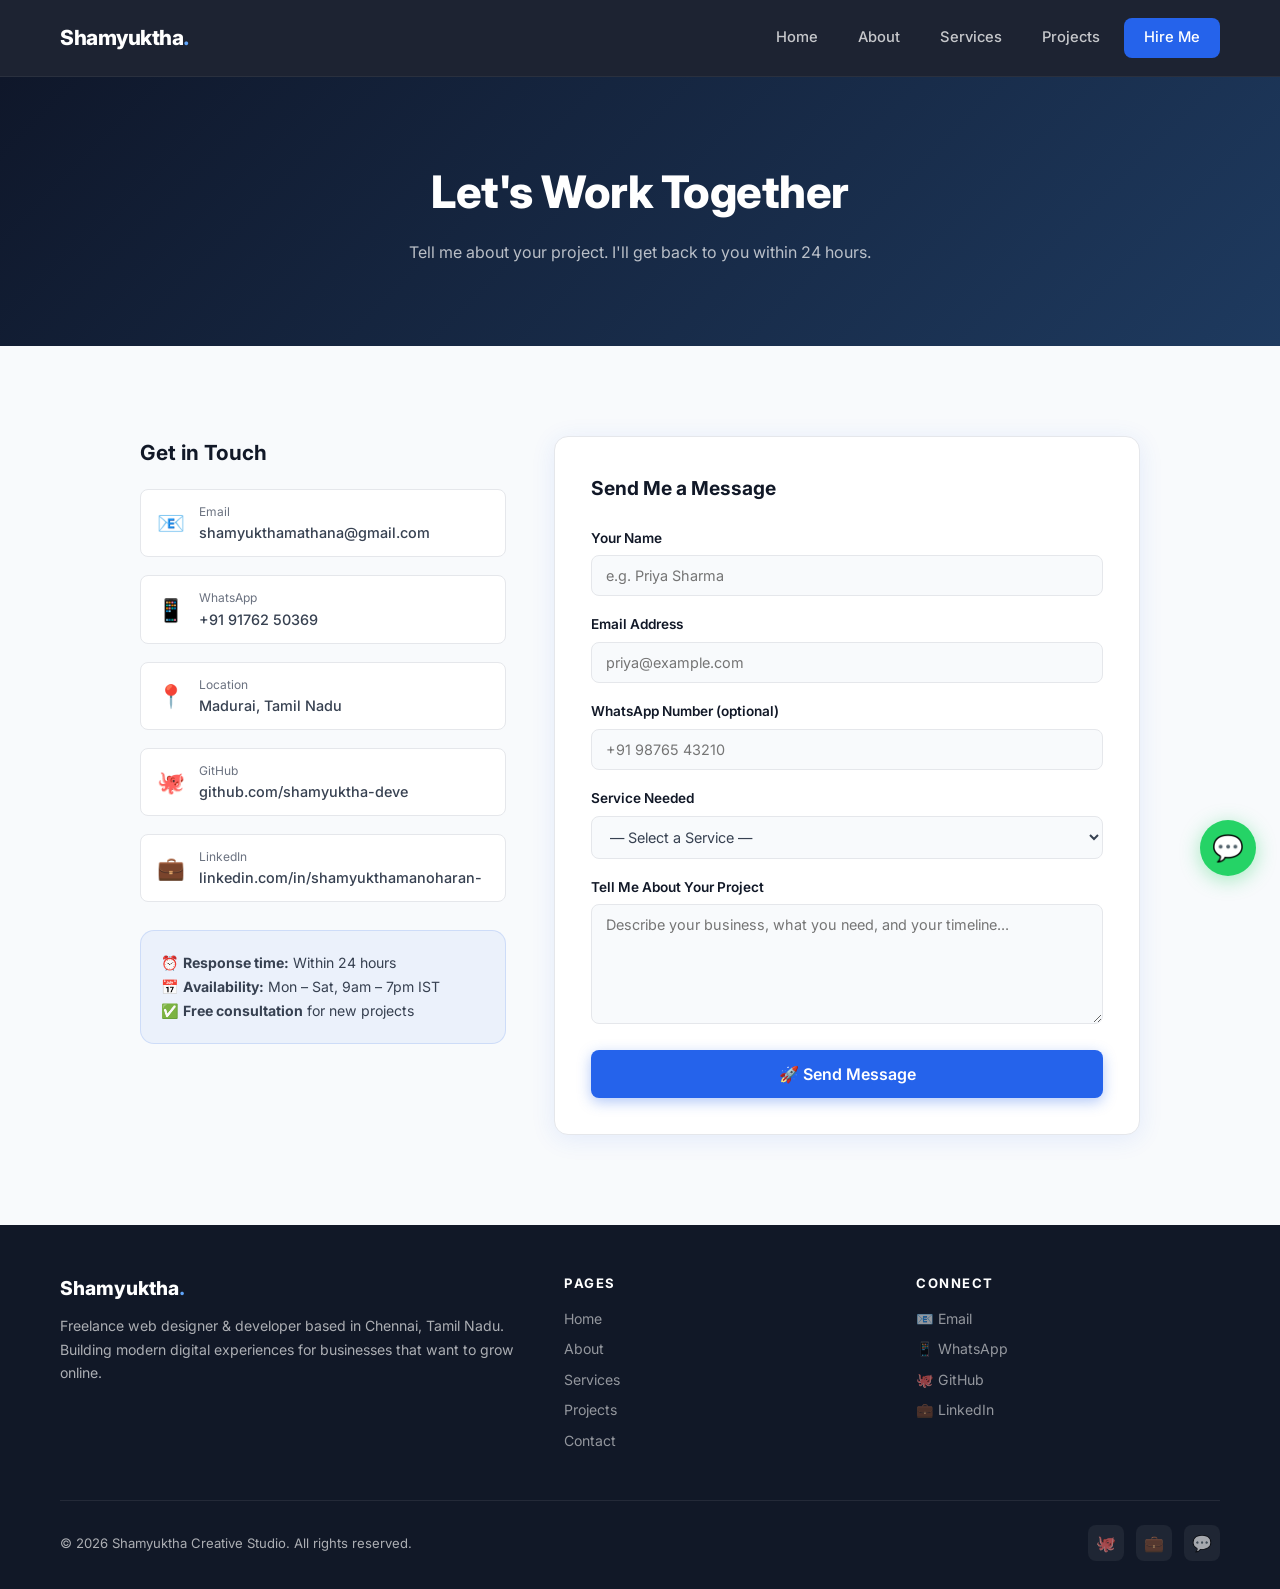
<file: contact.html>
<!DOCTYPE html>
<html lang="en">

<head>
  <meta charset="UTF-8">
  <meta name="viewport" content="width=device-width, initial-scale=1.0">
  <title>Contact — Shamyuktha Studio</title>
  <meta name="description"
    content="Get in touch with Shamyuktha for website design, poster design, or video editing services. Based in Chennai, Tamil Nadu.">
  <link rel="stylesheet" href="style.css">
</head>

<body>

  <nav>
    <a href="index.html" class="nav-logo">Shamyuktha<span>.</span></a>
    <div class="nav-links" id="navLinks">
      <a href="index.html">Home</a>
      <a href="about.html">About</a>
      <a href="services.html">Services</a>
      <a href="projects.html">Projects</a>
      <a href="contact.html" class="nav-cta active">Hire Me</a>
    </div>
    <div class="nav-hamburger" onclick="toggleNav()">
      <span></span><span></span><span></span>
    </div>
  </nav>

  <div class="page-hero">
    <h1>Let's Work Together</h1>
    <p>Tell me about your project. I'll get back to you within 24 hours.</p>
  </div>

  <section class="section">
    <div class="contact-grid">

      <!-- INFO SIDEBAR -->
      <div class="fade-in">
        <div class="contact-info">
          <h3>Get in Touch</h3>

          <a href="mailto:shamyukthamathana@gmail.com" class="contact-item" id="emailLink">
            <span class="ci-icon">📧</span>
            <div>
              <div class="ci-label">Email</div>
              <div class="ci-text">shamyukthamathana@gmail.com</div>
            </div>
          </a>

          <a href="https://wa.me/919176250369?text=Hi%20I%20need%20a%20website" target="_blank" class="contact-item"
            id="whatsappLink">
            <span class="ci-icon">📱</span>
            <div>
              <div class="ci-label">WhatsApp</div>
              <div class="ci-text">+91 91762 50369</div>
            </div>
          </a>

          <div class="contact-item" style="cursor:default;">
            <span class="ci-icon">📍</span>
            <div>
              <div class="ci-label">Location</div>
              <div class="ci-text">Madurai, Tamil Nadu</div>
            </div>
          </div>

          <a href="https://github.com/shamyuktha-deve" target="_blank" class="contact-item" id="githubLink">
            <span class="ci-icon">🐙</span>
            <div>
              <div class="ci-label">GitHub</div>
              <div class="ci-text">github.com/shamyuktha-deve</div>
            </div>
          </a>

          <a href="https://www.linkedin.com/in/shamyukthamanoharan-/" target="_blank" class="contact-item"
            id="linkedinLink">
            <span class="ci-icon">💼</span>
            <div>
              <div class="ci-label">LinkedIn</div>
              <div class="ci-text">linkedin.com/in/shamyukthamanoharan-</div>
            </div>
          </a>

          <div
            style="margin-top: 28px; padding: 20px; background: rgba(37,99,235,0.06); border-radius: var(--radius); border: 1px solid rgba(37,99,235,0.15);">
            <p style="font-size:0.88rem; color:var(--text); line-height:1.7;">
              ⏰ <strong>Response time:</strong> Within 24 hours<br>
              📅 <strong>Availability:</strong> Mon – Sat, 9am – 7pm IST<br>
              ✅ <strong>Free consultation</strong> for new projects
            </p>
          </div>
        </div>
      </div>

      <!-- CONTACT FORM -->
      <div class="contact-form fade-in">
        <h3>Send Me a Message</h3>
        <form action="https://formspree.io/f/mojorzlw" method="POST" id="contactForm">
          <div class="form-group">
            <label for="name">Your Name</label>
            <input type="text" id="name" name="name" placeholder="e.g. Priya Sharma" required>
          </div>
          <div class="form-group">
            <label for="email">Email Address</label>
            <input type="email" id="email" name="email" placeholder="priya@example.com" required>
          </div>
          <div class="form-group">
            <label for="phone">WhatsApp Number (optional)</label>
            <input type="tel" id="phone" name="phone" placeholder="+91 98765 43210">
          </div>
          <div class="form-group">
            <label for="service">Service Needed</label>
            <select id="service" name="service">
              <option value="">— Select a Service —</option>
              <option value="basic-website">Basic Website (₹1,999+)</option>
              <option value="business-website">Business Website (₹3,999+)</option>
              <option value="ecommerce">E-Commerce Website (₹7,999+)</option>
              <option value="poster">Poster Design (₹499+)</option>
              <option value="video">Video Editing (₹799+)</option>
              <option value="bundle">Content Bundle (₹1,999/mo)</option>
              <option value="other">Something Else</option>
            </select>
          </div>
          <div class="form-group">
            <label for="message">Tell Me About Your Project</label>
            <textarea id="message" name="message" rows="5"
              placeholder="Describe your business, what you need, and your timeline..." required></textarea>
          </div>
          <button type="submit" class="btn btn-primary" id="submitBtn"
            style="width:100%; justify-content:center; font-size:1rem; padding:14px;">
            🚀 Send Message
          </button>
        </form>
      </div>

    </div>
  </section>

  <footer>
    <div class="footer-grid">
      <div class="footer-brand">
        <h3>Shamyuktha<span>.</span></h3>
        <p>Freelance web designer & developer based in Chennai, Tamil Nadu. Building modern digital experiences for
          businesses that want to grow online.</p>
      </div>
      <div class="footer-col">
        <h4>Pages</h4>
        <a href="index.html">Home</a>
        <a href="about.html">About</a>
        <a href="services.html">Services</a>
        <a href="projects.html">Projects</a>
        <a href="contact.html">Contact</a>
      </div>
      <div class="footer-col">
        <h4>Connect</h4>
        <a href="mailto:shamyukthamathana@gmail.com">📧 Email</a>
        <a href="https://wa.me/919176250369" target="_blank">📱 WhatsApp</a>
        <a href="https://github.com/shamyuktha-deve" target="_blank">🐙 GitHub</a>
        <a href="https://www.linkedin.com/in/shamyukthamanoharan-/" target="_blank">💼 LinkedIn</a>
      </div>
    </div>
    <div class="footer-bottom">
      <span>© 2026 Shamyuktha Creative Studio. All rights reserved.</span>
      <div class="footer-social">
        <a href="https://github.com/shamyuktha-deve" target="_blank">🐙</a>
        <a href="https://www.linkedin.com/in/shamyukthamanoharan-/" target="_blank">💼</a>
        <a href="https://wa.me/919176250369" target="_blank">💬</a>
      </div>
    </div>
  </footer>

  <a class="whatsapp" href="https://wa.me/919176250369?text=Hi%20I%20need%20a%20website" target="_blank">💬</a>

  <script>
    function toggleNav() { document.getElementById('navLinks').classList.toggle('open'); }
    const observer = new IntersectionObserver((entries) => {
      entries.forEach((e, i) => { if (e.isIntersecting) { setTimeout(() => e.target.classList.add('visible'), i * 100); observer.unobserve(e.target); } });
    }, { threshold: 0.1 });
    document.querySelectorAll('.fade-in').forEach(el => observer.observe(el));
  </script>
</body>

</html>
</file>
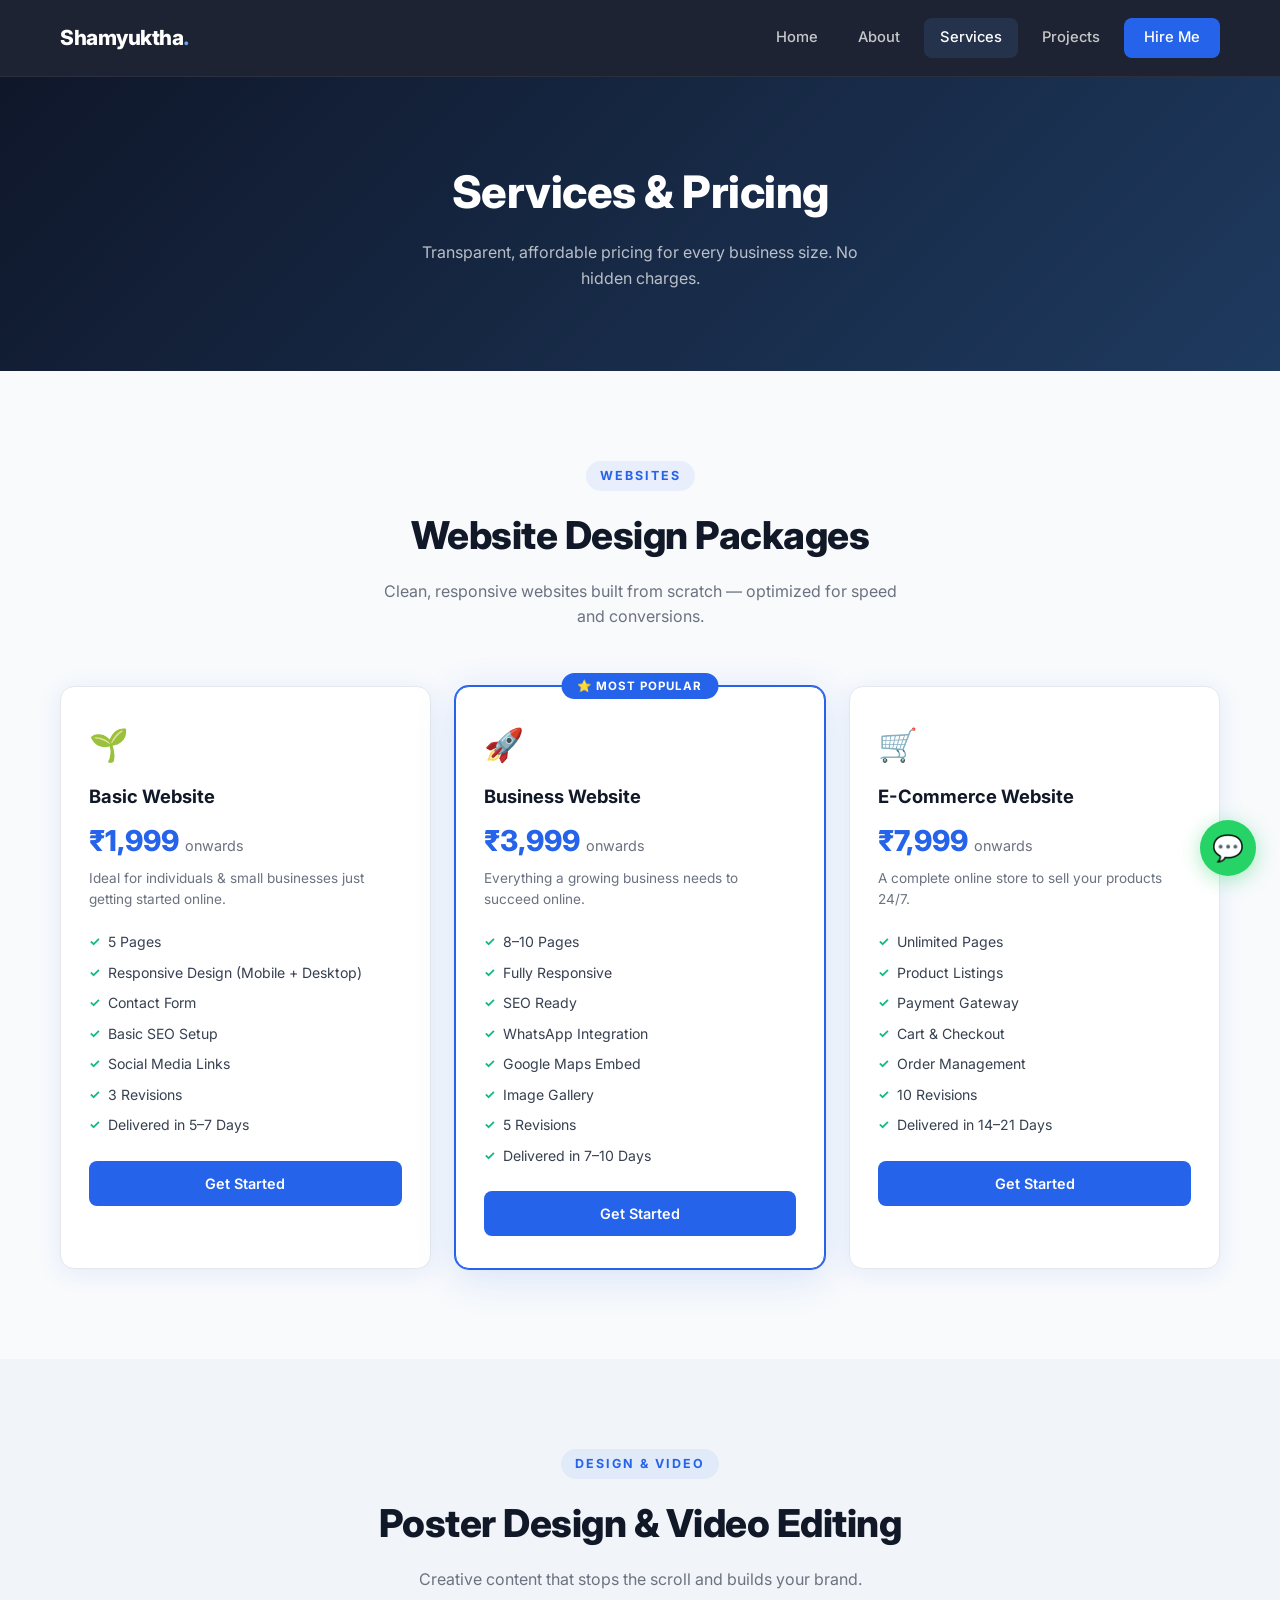
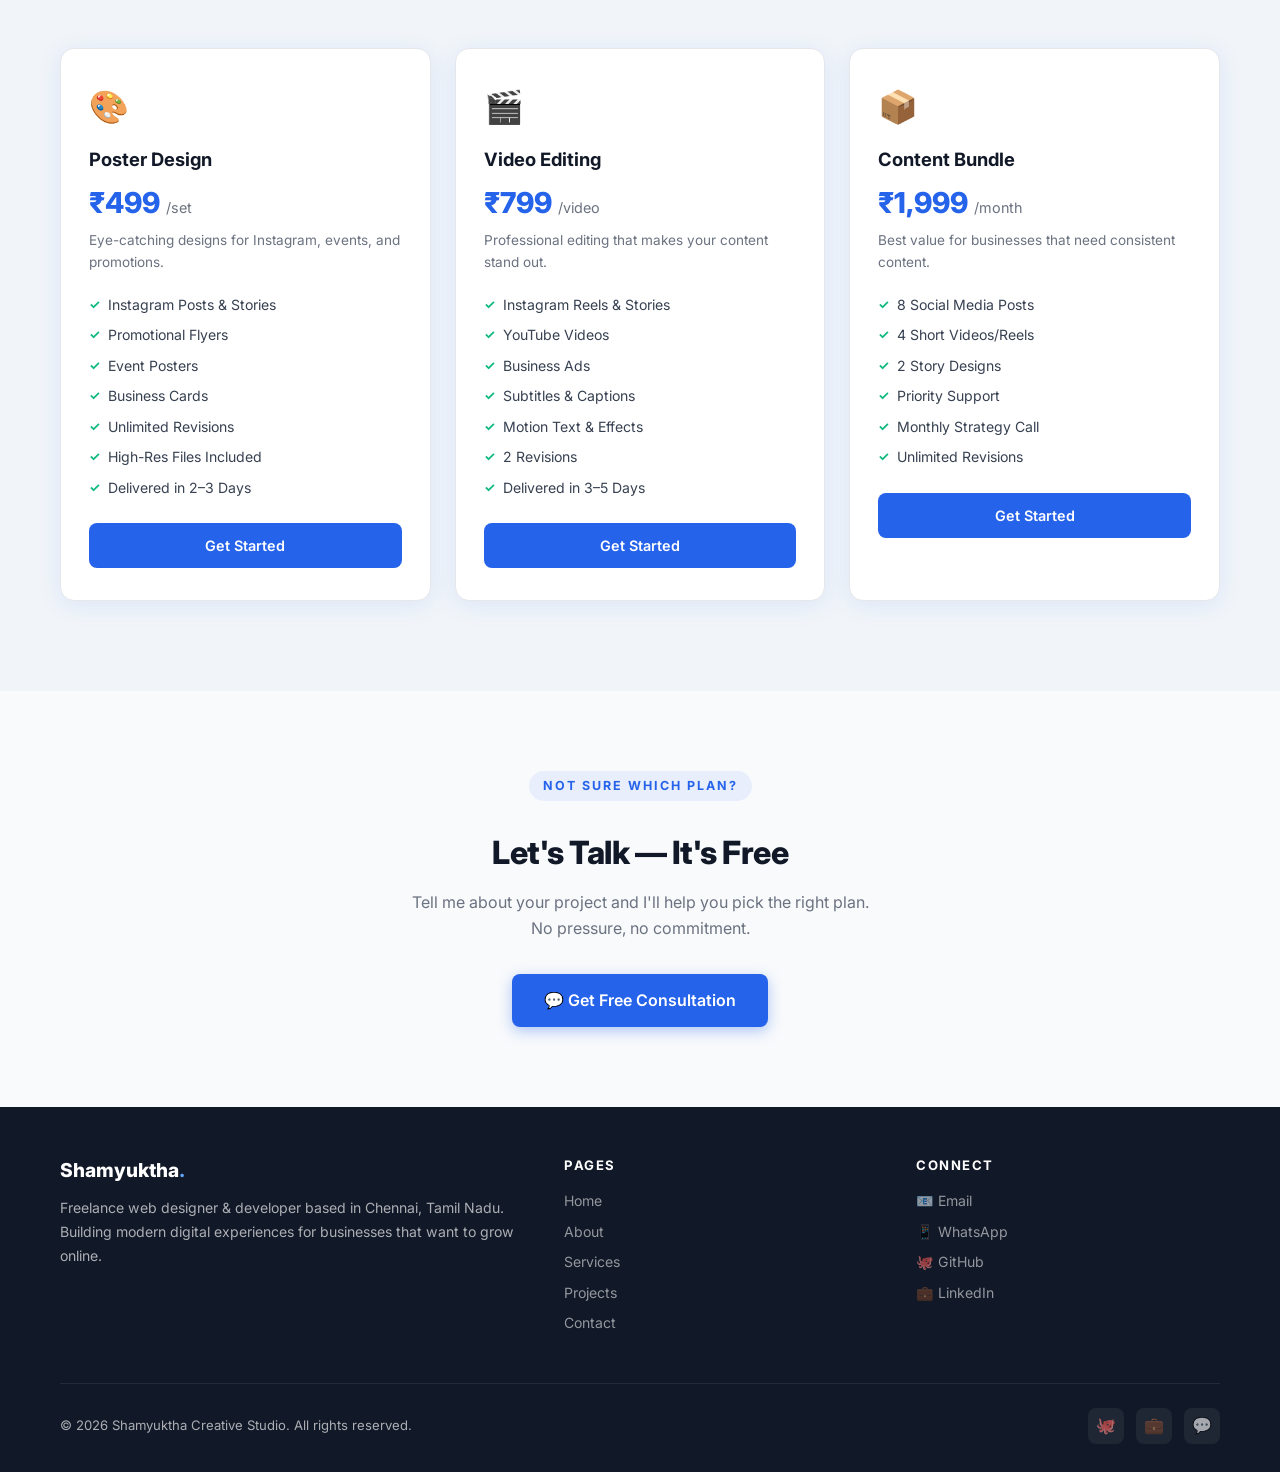
<file: services.html>
<!DOCTYPE html>
<html lang="en">
<head>
  <meta charset="UTF-8">
  <meta name="viewport" content="width=device-width, initial-scale=1.0">
  <title>Services & Pricing — Shamyuktha Studio</title>
  <meta name="description" content="Affordable website design, poster design, and video editing services starting from ₹999. Based in Chennai, Tamil Nadu.">
  <link rel="stylesheet" href="style.css">
</head>
<body>

<nav>
  <a href="index.html" class="nav-logo">Shamyuktha<span>.</span></a>
  <div class="nav-links" id="navLinks">
    <a href="index.html">Home</a>
    <a href="about.html">About</a>
    <a href="services.html" class="active">Services</a>
    <a href="projects.html">Projects</a>
    <a href="contact.html" class="nav-cta">Hire Me</a>
  </div>
  <div class="nav-hamburger" onclick="toggleNav()">
    <span></span><span></span><span></span>
  </div>
</nav>

<div class="page-hero">
  <h1>Services & Pricing</h1>
  <p>Transparent, affordable pricing for every business size. No hidden charges.</p>
</div>

<!-- WEBSITE PLANS -->
<section class="section">
  <div class="section-header fade-in">
    <div class="section-tag">Websites</div>
    <h2>Website Design Packages</h2>
    <p>Clean, responsive websites built from scratch — optimized for speed and conversions.</p>
  </div>

  <div class="pricing-grid">
    <div class="pricing-card fade-in">
      <div class="pricing-icon">🌱</div>
      <h3>Basic Website</h3>
      <div class="pricing-price">₹1,999 <span>onwards</span></div>
      <p class="pricing-desc">Ideal for individuals & small businesses just getting started online.</p>
      <ul class="pricing-features">
        <li>5 Pages</li>
        <li>Responsive Design (Mobile + Desktop)</li>
        <li>Contact Form</li>
        <li>Basic SEO Setup</li>
        <li>Social Media Links</li>
        <li>3 Revisions</li>
        <li>Delivered in 5–7 Days</li>
      </ul>
      <a href="contact.html?plan=basic" class="pricing-cta" id="basicPlan">Get Started</a>
    </div>

    <div class="pricing-card featured fade-in">
      <div class="badge-popular">⭐ Most Popular</div>
      <div class="pricing-icon">🚀</div>
      <h3>Business Website</h3>
      <div class="pricing-price">₹3,999 <span>onwards</span></div>
      <p class="pricing-desc">Everything a growing business needs to succeed online.</p>
      <ul class="pricing-features">
        <li>8–10 Pages</li>
        <li>Fully Responsive</li>
        <li>SEO Ready</li>
        <li>WhatsApp Integration</li>
        <li>Google Maps Embed</li>
        <li>Image Gallery</li>
        <li>5 Revisions</li>
        <li>Delivered in 7–10 Days</li>
      </ul>
      <a href="contact.html?plan=business" class="pricing-cta" id="businessPlan">Get Started</a>
    </div>

    <div class="pricing-card fade-in">
      <div class="pricing-icon">🛒</div>
      <h3>E-Commerce Website</h3>
      <div class="pricing-price">₹7,999 <span>onwards</span></div>
      <p class="pricing-desc">A complete online store to sell your products 24/7.</p>
      <ul class="pricing-features">
        <li>Unlimited Pages</li>
        <li>Product Listings</li>
        <li>Payment Gateway</li>
        <li>Cart & Checkout</li>
        <li>Order Management</li>
        <li>10 Revisions</li>
        <li>Delivered in 14–21 Days</li>
      </ul>
      <a href="contact.html?plan=ecommerce" class="pricing-cta" id="ecommercePlan">Get Started</a>
    </div>
  </div>
</section>

<!-- DESIGN & VIDEO -->
<section class="section section-alt">
  <div class="section-header fade-in">
    <div class="section-tag">Design & Video</div>
    <h2>Poster Design & Video Editing</h2>
    <p>Creative content that stops the scroll and builds your brand.</p>
  </div>

  <div class="pricing-grid">
    <div class="pricing-card fade-in">
      <div class="pricing-icon">🎨</div>
      <h3>Poster Design</h3>
      <div class="pricing-price">₹499 <span>/set</span></div>
      <p class="pricing-desc">Eye-catching designs for Instagram, events, and promotions.</p>
      <ul class="pricing-features">
        <li>Instagram Posts &amp; Stories</li>
        <li>Promotional Flyers</li>
        <li>Event Posters</li>
        <li>Business Cards</li>
        <li>Unlimited Revisions</li>
        <li>High-Res Files Included</li>
        <li>Delivered in 2–3 Days</li>
      </ul>
      <a href="contact.html?plan=poster" class="pricing-cta" id="posterPlan">Get Started</a>
    </div>

    <div class="pricing-card fade-in">
      <div class="pricing-icon">🎬</div>
      <h3>Video Editing</h3>
      <div class="pricing-price">₹799 <span>/video</span></div>
      <p class="pricing-desc">Professional editing that makes your content stand out.</p>
      <ul class="pricing-features">
        <li>Instagram Reels &amp; Stories</li>
        <li>YouTube Videos</li>
        <li>Business Ads</li>
        <li>Subtitles &amp; Captions</li>
        <li>Motion Text &amp; Effects</li>
        <li>2 Revisions</li>
        <li>Delivered in 3–5 Days</li>
      </ul>
      <a href="contact.html?plan=video" class="pricing-cta" id="videoPlan">Get Started</a>
    </div>

    <div class="pricing-card fade-in">
      <div class="pricing-icon">📦</div>
      <h3>Content Bundle</h3>
      <div class="pricing-price">₹1,999 <span>/month</span></div>
      <p class="pricing-desc">Best value for businesses that need consistent content.</p>
      <ul class="pricing-features">
        <li>8 Social Media Posts</li>
        <li>4 Short Videos/Reels</li>
        <li>2 Story Designs</li>
        <li>Priority Support</li>
        <li>Monthly Strategy Call</li>
        <li>Unlimited Revisions</li>
      </ul>
      <a href="contact.html?plan=bundle" class="pricing-cta" id="bundlePlan">Get Started</a>
    </div>
  </div>
</section>

<!-- CTA BAND -->
<section class="section" style="text-align:center; padding: 80px 60px;">
  <div class="fade-in">
    <div class="section-tag">Not Sure Which Plan?</div>
    <h2 style="font-size:2rem; font-weight:800; color:var(--dark); margin:12px 0; letter-spacing:-0.5px;">Let's Talk — It's Free</h2>
    <p style="color:var(--text-light); max-width:480px; margin: 0 auto 32px;">Tell me about your project and I'll help you pick the right plan. No pressure, no commitment.</p>
    <a href="contact.html" class="btn btn-primary" id="serviceCtaBtn" style="font-size:1rem; padding:14px 32px;">💬 Get Free Consultation</a>
  </div>
</section>

<footer>
  <div class="footer-grid">
    <div class="footer-brand">
      <h3>Shamyuktha<span>.</span></h3>
      <p>Freelance web designer & developer based in Chennai, Tamil Nadu. Building modern digital experiences for businesses that want to grow online.</p>
    </div>
    <div class="footer-col">
      <h4>Pages</h4>
      <a href="index.html">Home</a>
      <a href="about.html">About</a>
      <a href="services.html">Services</a>
      <a href="projects.html">Projects</a>
      <a href="contact.html">Contact</a>
    </div>
    <div class="footer-col">
      <h4>Connect</h4>
      <a href="mailto:shamyukthamathana@gmail.com">📧 Email</a>
      <a href="https://wa.me/919176250369" target="_blank">📱 WhatsApp</a>
      <a href="https://github.com/shamyuktha-deve" target="_blank">🐙 GitHub</a>
      <a href="https://www.linkedin.com/in/shamyukthamanoharan-/" target="_blank">💼 LinkedIn</a>
    </div>
  </div>
  <div class="footer-bottom">
    <span>© 2026 Shamyuktha Creative Studio. All rights reserved.</span>
    <div class="footer-social">
      <a href="https://github.com/shamyuktha-deve" target="_blank">🐙</a>
      <a href="https://www.linkedin.com/in/shamyukthamanoharan-/" target="_blank">💼</a>
      <a href="https://wa.me/919176250369" target="_blank">💬</a>
    </div>
  </div>
</footer>

<a class="whatsapp" href="https://wa.me/919176250369?text=Hi%20I%20need%20a%20website" target="_blank">💬</a>

<script>
  function toggleNav() { document.getElementById('navLinks').classList.toggle('open'); }
  const observer = new IntersectionObserver((entries) => {
    entries.forEach((e, i) => { if (e.isIntersecting) { setTimeout(() => e.target.classList.add('visible'), i * 100); observer.unobserve(e.target); } });
  }, { threshold: 0.1 });
  document.querySelectorAll('.fade-in').forEach(el => observer.observe(el));
</script>
</body>
</html>
</file>
<file: style.css>
@import url('https://fonts.googleapis.com/css2?family=Inter:wght@300;400;500;600;700;800&display=swap');

:root {
  --primary: #2563EB;
  --primary-light: #3B82F6;
  --accent: #60A5FA;
  --dark: #111827;
  --dark2: #1F2937;
  --text: #374151;
  --text-light: #6B7280;
  --bg: #F8FAFC;
  --white: #ffffff;
  --card-bg: #ffffff;
  --border: #E5E7EB;
  --success: #10B981;
  --shadow: 0 4px 24px rgba(37,99,235,0.10);
  --shadow-lg: 0 8px 40px rgba(37,99,235,0.16);
  --radius: 14px;
  --radius-sm: 8px;
  --transition: 0.3s ease;
}

* { margin: 0; padding: 0; box-sizing: border-box; }

html { scroll-behavior: smooth; }

body {
  font-family: 'Inter', sans-serif;
  background: var(--bg);
  color: var(--text);
  line-height: 1.6;
}

/* ── SCROLLBAR ── */
::-webkit-scrollbar { width: 6px; }
::-webkit-scrollbar-track { background: var(--bg); }
::-webkit-scrollbar-thumb { background: var(--primary); border-radius: 3px; }

/* ── NAV ── */
nav {
  background: rgba(17,24,39,0.95);
  backdrop-filter: blur(12px);
  padding: 18px 60px;
  display: flex;
  justify-content: space-between;
  align-items: center;
  position: sticky;
  top: 0;
  z-index: 1000;
  border-bottom: 1px solid rgba(255,255,255,0.06);
}

.nav-logo {
  font-size: 1.3rem;
  font-weight: 800;
  color: var(--white);
  text-decoration: none;
  letter-spacing: -0.5px;
}

.nav-logo span { color: var(--accent); }

.nav-links { display: flex; gap: 8px; align-items: center; }

.nav-links a {
  color: rgba(255,255,255,0.75);
  text-decoration: none;
  padding: 8px 16px;
  border-radius: var(--radius-sm);
  font-size: 0.92rem;
  font-weight: 500;
  transition: var(--transition);
}

.nav-links a:hover, .nav-links a.active {
  color: var(--white);
  background: rgba(96,165,250,0.12);
}

.nav-cta {
  background: var(--primary) !important;
  color: var(--white) !important;
  padding: 8px 20px !important;
}

.nav-cta:hover { background: var(--primary-light) !important; transform: translateY(-1px); }

.nav-hamburger { display: none; flex-direction: column; gap: 5px; cursor: pointer; padding: 4px; }
.nav-hamburger span { width: 24px; height: 2px; background: white; border-radius: 2px; transition: var(--transition); }

/* ── BUTTONS ── */
.btn {
  display: inline-flex;
  align-items: center;
  gap: 8px;
  padding: 13px 28px;
  border-radius: var(--radius-sm);
  font-size: 0.95rem;
  font-weight: 600;
  text-decoration: none;
  border: none;
  cursor: pointer;
  transition: var(--transition);
  font-family: 'Inter', sans-serif;
}

.btn-primary {
  background: var(--primary);
  color: var(--white);
  box-shadow: 0 4px 14px rgba(37,99,235,0.35);
}

.btn-primary:hover {
  background: var(--primary-light);
  transform: translateY(-2px);
  box-shadow: 0 8px 24px rgba(37,99,235,0.45);
}

.btn-outline {
  background: transparent;
  color: var(--white);
  border: 2px solid rgba(255,255,255,0.4);
}

.btn-outline:hover {
  background: rgba(255,255,255,0.08);
  border-color: var(--accent);
  transform: translateY(-2px);
}

.btn-dark {
  background: var(--dark);
  color: var(--white);
}

.btn-dark:hover { background: var(--dark2); transform: translateY(-2px); }

/* ── HERO ── */
.hero {
  min-height: 92vh;
  background: linear-gradient(135deg, #0f172a 0%, #1e3a5f 50%, #111827 100%);
  display: flex;
  align-items: center;
  padding: 80px 60px;
  position: relative;
  overflow: hidden;
}

.hero::before {
  content: '';
  position: absolute;
  width: 600px; height: 600px;
  background: radial-gradient(circle, rgba(37,99,235,0.2) 0%, transparent 70%);
  top: -100px; right: -100px;
  pointer-events: none;
}

.hero::after {
  content: '';
  position: absolute;
  width: 400px; height: 400px;
  background: radial-gradient(circle, rgba(96,165,250,0.1) 0%, transparent 70%);
  bottom: -50px; left: 100px;
  pointer-events: none;
}

.hero-content {
  flex: 1;
  max-width: 580px;
  position: relative;
  z-index: 2;
}

.hero-badge {
  display: inline-flex;
  align-items: center;
  gap: 8px;
  background: rgba(96,165,250,0.12);
  border: 1px solid rgba(96,165,250,0.25);
  color: var(--accent);
  padding: 6px 16px;
  border-radius: 50px;
  font-size: 0.82rem;
  font-weight: 600;
  letter-spacing: 0.5px;
  margin-bottom: 24px;
}

.hero-badge::before { content: '●'; animation: pulse 2s infinite; }

.hero h1 {
  font-size: clamp(2.2rem, 5vw, 3.2rem);
  font-weight: 800;
  color: var(--white);
  line-height: 1.2;
  margin-bottom: 10px;
  letter-spacing: -1px;
}

.hero h1 span { color: var(--accent); }

.hero-subtitle {
  font-size: 1.15rem;
  color: rgba(255,255,255,0.7);
  margin-bottom: 28px;
  line-height: 1.7;
}

.hero-checklist {
  list-style: none;
  margin-bottom: 36px;
  display: flex;
  flex-direction: column;
  gap: 10px;
}

.hero-checklist li {
  color: rgba(255,255,255,0.85);
  font-size: 0.97rem;
  font-weight: 500;
  display: flex;
  align-items: center;
  gap: 10px;
}

.hero-checklist li::before {
  content: '✓';
  background: var(--success);
  color: white;
  width: 22px; height: 22px;
  border-radius: 50%;
  display: flex;
  align-items: center;
  justify-content: center;
  font-size: 0.75rem;
  font-weight: 700;
  flex-shrink: 0;
}

.hero-btns { display: flex; gap: 14px; flex-wrap: wrap; }

.hero-img {
  flex: 1;
  display: flex;
  justify-content: center;
  align-items: center;
  position: relative;
  z-index: 2;
}

.hero-img img {
  width: 380px;
  height: 380px;
  object-fit: cover;
  border-radius: 50%;
  border: 4px solid rgba(96,165,250,0.3);
  box-shadow: 0 0 60px rgba(37,99,235,0.3);
  animation: float 4s ease-in-out infinite;
}

/* ── STATS BAR ── */
.stats-bar {
  background: var(--white);
  border-bottom: 1px solid var(--border);
  padding: 24px 60px;
  display: flex;
  justify-content: center;
  gap: 60px;
  box-shadow: 0 2px 12px rgba(0,0,0,0.05);
}

.stat-item { text-align: center; }
.stat-item .stat-num {
  font-size: 1.8rem;
  font-weight: 800;
  color: var(--primary);
  display: block;
  line-height: 1;
}
.stat-item .stat-label {
  font-size: 0.82rem;
  color: var(--text-light);
  font-weight: 500;
  margin-top: 4px;
}

/* ── SECTIONS ── */
.section { padding: 90px 60px; }
.section-alt { background: #F1F5F9; }

.section-header { text-align: center; margin-bottom: 56px; }
.section-tag {
  display: inline-block;
  background: rgba(37,99,235,0.08);
  color: var(--primary);
  font-size: 0.78rem;
  font-weight: 700;
  letter-spacing: 2px;
  text-transform: uppercase;
  padding: 5px 14px;
  border-radius: 50px;
  margin-bottom: 14px;
}

.section-header h2 {
  font-size: clamp(1.8rem, 3vw, 2.4rem);
  font-weight: 800;
  color: var(--dark);
  letter-spacing: -0.5px;
  margin-bottom: 12px;
}

.section-header p {
  color: var(--text-light);
  max-width: 520px;
  margin: 0 auto;
  font-size: 1rem;
}

/* ── CARDS ── */
.cards-grid {
  display: grid;
  grid-template-columns: repeat(auto-fit, minmax(280px, 1fr));
  gap: 24px;
  max-width: 1200px;
  margin: 0 auto;
}

.card {
  background: var(--card-bg);
  border: 1px solid var(--border);
  border-radius: var(--radius);
  overflow: hidden;
  transition: var(--transition);
  box-shadow: var(--shadow);
}

.card:hover {
  transform: translateY(-6px);
  box-shadow: var(--shadow-lg);
  border-color: var(--accent);
}

.card-img {
  width: 100%;
  height: 200px;
  object-fit: cover;
  display: block;
}

.card-body { padding: 22px; }

.card-body h3 {
  font-size: 1.1rem;
  font-weight: 700;
  color: var(--dark);
  margin-bottom: 8px;
}

.card-body p {
  color: var(--text-light);
  font-size: 0.9rem;
  margin-bottom: 14px;
  line-height: 1.6;
}

.tech-tags { display: flex; flex-wrap: wrap; gap: 6px; margin-bottom: 18px; }

.tech-tag {
  background: rgba(37,99,235,0.08);
  color: var(--primary);
  font-size: 0.75rem;
  font-weight: 600;
  padding: 3px 10px;
  border-radius: 50px;
}

.card-links { display: flex; gap: 10px; }

.card-link {
  flex: 1;
  text-align: center;
  padding: 8px;
  border-radius: var(--radius-sm);
  font-size: 0.82rem;
  font-weight: 600;
  text-decoration: none;
  transition: var(--transition);
}

.card-link-primary {
  background: var(--primary);
  color: white;
}
.card-link-primary:hover { background: var(--primary-light); }

.card-link-outline {
  border: 1.5px solid var(--border);
  color: var(--text);
}
.card-link-outline:hover { border-color: var(--primary); color: var(--primary); }

/* ── PRICING CARDS ── */
.pricing-grid {
  display: grid;
  grid-template-columns: repeat(auto-fit, minmax(260px, 1fr));
  gap: 24px;
  max-width: 1200px;
  margin: 0 auto;
}

.pricing-card {
  background: var(--white);
  border: 1.5px solid var(--border);
  border-radius: var(--radius);
  padding: 32px 28px;
  position: relative;
  transition: var(--transition);
  box-shadow: var(--shadow);
}

.pricing-card:hover {
  transform: translateY(-6px);
  box-shadow: var(--shadow-lg);
}

.pricing-card.featured {
  border-color: var(--primary);
  box-shadow: 0 0 0 1px var(--primary), var(--shadow-lg);
}

.badge-popular {
  position: absolute;
  top: -14px;
  left: 50%;
  transform: translateX(-50%);
  background: var(--primary);
  color: white;
  font-size: 0.72rem;
  font-weight: 700;
  letter-spacing: 1px;
  padding: 4px 16px;
  border-radius: 50px;
  text-transform: uppercase;
}

.pricing-icon {
  font-size: 2rem;
  margin-bottom: 12px;
}

.pricing-card h3 {
  font-size: 1.15rem;
  font-weight: 700;
  color: var(--dark);
  margin-bottom: 6px;
}

.pricing-price {
  font-size: 1.8rem;
  font-weight: 800;
  color: var(--primary);
  margin-bottom: 4px;
}

.pricing-price span {
  font-size: 0.9rem;
  font-weight: 400;
  color: var(--text-light);
}

.pricing-desc {
  color: var(--text-light);
  font-size: 0.85rem;
  margin-bottom: 20px;
}

.pricing-features {
  list-style: none;
  margin-bottom: 24px;
  display: flex;
  flex-direction: column;
  gap: 8px;
}

.pricing-features li {
  font-size: 0.88rem;
  color: var(--text);
  display: flex;
  align-items: center;
  gap: 8px;
}

.pricing-features li::before {
  content: '✓';
  color: var(--success);
  font-weight: 700;
  font-size: 0.8rem;
}

.pricing-cta {
  display: block;
  text-align: center;
  padding: 11px;
  border-radius: var(--radius-sm);
  font-size: 0.9rem;
  font-weight: 600;
  text-decoration: none;
  transition: var(--transition);
  background: var(--primary);
  color: white;
}

.pricing-cta:hover { background: var(--primary-light); transform: translateY(-2px); }

/* ── SKILLS GRID ── */
.skills-grid {
  display: grid;
  grid-template-columns: repeat(auto-fit, minmax(130px, 1fr));
  gap: 16px;
  max-width: 900px;
  margin: 0 auto;
}

.skill-card {
  background: var(--white);
  border: 1px solid var(--border);
  border-radius: var(--radius);
  padding: 24px 16px;
  text-align: center;
  transition: var(--transition);
  box-shadow: var(--shadow);
}

.skill-card:hover {
  transform: translateY(-4px);
  border-color: var(--primary);
  box-shadow: var(--shadow-lg);
}

.skill-card .skill-icon { font-size: 2rem; margin-bottom: 8px; display: block; }
.skill-card .skill-name { font-size: 0.85rem; font-weight: 600; color: var(--dark); }

/* ── WHY ME GRID ── */
.why-grid {
  display: grid;
  grid-template-columns: repeat(auto-fit, minmax(240px, 1fr));
  gap: 24px;
  max-width: 1000px;
  margin: 0 auto;
}

.why-card {
  background: var(--white);
  border: 1px solid var(--border);
  border-radius: var(--radius);
  padding: 28px 24px;
  text-align: center;
  transition: var(--transition);
}

.why-card:hover { transform: translateY(-4px); box-shadow: var(--shadow-lg); }
.why-card .why-icon { font-size: 2.2rem; margin-bottom: 14px; }
.why-card h3 { font-size: 1rem; font-weight: 700; color: var(--dark); margin-bottom: 8px; }
.why-card p { font-size: 0.87rem; color: var(--text-light); line-height: 1.6; }

/* ── ABOUT HERO ── */
.page-hero {
  background: linear-gradient(135deg, #0f172a 0%, #1e3a5f 100%);
  padding: 80px 60px;
  text-align: center;
  color: white;
}

.page-hero h1 {
  font-size: clamp(2rem, 4vw, 2.8rem);
  font-weight: 800;
  margin-bottom: 12px;
  letter-spacing: -0.5px;
}

.page-hero p { color: rgba(255,255,255,0.7); font-size: 1rem; max-width: 480px; margin: 0 auto; }

/* ── ABOUT LAYOUT ── */
.about-intro {
  display: grid;
  grid-template-columns: 1fr 1.5fr;
  gap: 60px;
  align-items: center;
  max-width: 1100px;
  margin: 0 auto;
}

.about-img-wrap img {
  width: 100%;
  border-radius: var(--radius);
  box-shadow: var(--shadow-lg);
}

.about-text h2 {
  font-size: 1.8rem;
  font-weight: 800;
  color: var(--dark);
  margin-bottom: 16px;
  letter-spacing: -0.3px;
}

.about-text p {
  color: var(--text-light);
  margin-bottom: 16px;
  line-height: 1.8;
  font-size: 0.97rem;
}

/* ── CONTACT ── */
.contact-grid {
  display: grid;
  grid-template-columns: 1fr 1.6fr;
  gap: 48px;
  max-width: 1000px;
  margin: 0 auto;
  align-items: start;
}

.contact-info h3 {
  font-size: 1.3rem;
  font-weight: 700;
  color: var(--dark);
  margin-bottom: 20px;
}

.contact-item {
  display: flex;
  align-items: center;
  gap: 14px;
  margin-bottom: 18px;
  text-decoration: none;
  color: var(--text);
  transition: var(--transition);
  padding: 12px 16px;
  border-radius: var(--radius-sm);
  border: 1px solid var(--border);
  background: var(--white);
}

.contact-item:hover { border-color: var(--primary); color: var(--primary); transform: translateX(4px); }
.contact-item .ci-icon { font-size: 1.4rem; }
.contact-item .ci-text { font-size: 0.9rem; font-weight: 500; }
.contact-item .ci-label { font-size: 0.75rem; color: var(--text-light); font-weight: 400; }

.contact-form {
  background: var(--white);
  border: 1px solid var(--border);
  border-radius: var(--radius);
  padding: 36px;
  box-shadow: var(--shadow);
}

.contact-form h3 {
  font-size: 1.2rem;
  font-weight: 700;
  color: var(--dark);
  margin-bottom: 24px;
}

.form-group { margin-bottom: 18px; }

.form-group label {
  display: block;
  font-size: 0.85rem;
  font-weight: 600;
  color: var(--dark);
  margin-bottom: 6px;
}

.form-group input,
.form-group textarea,
.form-group select {
  width: 100%;
  padding: 11px 14px;
  border: 1.5px solid var(--border);
  border-radius: var(--radius-sm);
  font-size: 0.9rem;
  font-family: 'Inter', sans-serif;
  color: var(--text);
  background: var(--bg);
  transition: var(--transition);
  outline: none;
}

.form-group input:focus,
.form-group textarea:focus,
.form-group select:focus {
  border-color: var(--primary);
  box-shadow: 0 0 0 3px rgba(37,99,235,0.1);
  background: var(--white);
}

.form-group textarea { resize: vertical; min-height: 120px; }

/* ── FOOTER ── */
footer {
  background: var(--dark);
  color: rgba(255,255,255,0.65);
  padding: 48px 60px 28px;
}

.footer-grid {
  display: grid;
  grid-template-columns: 1.5fr 1fr 1fr;
  gap: 48px;
  margin-bottom: 40px;
}

.footer-brand h3 {
  font-size: 1.2rem;
  font-weight: 800;
  color: var(--white);
  margin-bottom: 10px;
}

.footer-brand h3 span { color: var(--accent); }
.footer-brand p { font-size: 0.88rem; line-height: 1.7; }

.footer-col h4 {
  font-size: 0.82rem;
  font-weight: 700;
  color: var(--white);
  letter-spacing: 1.5px;
  text-transform: uppercase;
  margin-bottom: 14px;
}

.footer-col a {
  display: block;
  color: rgba(255,255,255,0.55);
  text-decoration: none;
  font-size: 0.88rem;
  margin-bottom: 8px;
  transition: var(--transition);
}

.footer-col a:hover { color: var(--accent); padding-left: 4px; }

.footer-bottom {
  border-top: 1px solid rgba(255,255,255,0.08);
  padding-top: 24px;
  display: flex;
  justify-content: space-between;
  align-items: center;
  font-size: 0.82rem;
}

.footer-social { display: flex; gap: 12px; }
.footer-social a {
  width: 36px; height: 36px;
  background: rgba(255,255,255,0.06);
  border-radius: 8px;
  display: flex;
  align-items: center;
  justify-content: center;
  color: rgba(255,255,255,0.6);
  text-decoration: none;
  font-size: 1rem;
  transition: var(--transition);
}
.footer-social a:hover { background: var(--primary); color: white; transform: translateY(-2px); }

/* ── WHATSAPP FLOAT ── */
.whatsapp {
  position: fixed;
  bottom: 24px; right: 24px;
  background: #25D366;
  color: white;
  width: 56px; height: 56px;
  border-radius: 50%;
  text-decoration: none;
  display: flex;
  align-items: center;
  justify-content: center;
  font-size: 1.6rem;
  box-shadow: 0 4px 20px rgba(37,211,102,0.4);
  z-index: 999;
  animation: pulse-wa 2.5s infinite;
  transition: var(--transition);
}

.whatsapp:hover { transform: scale(1.1); box-shadow: 0 6px 28px rgba(37,211,102,0.55); }

/* ── ANIMATIONS ── */
@keyframes float {
  0%, 100% { transform: translateY(0); }
  50% { transform: translateY(-14px); }
}

@keyframes pulse {
  0%, 100% { opacity: 1; }
  50% { opacity: 0.4; }
}

@keyframes pulse-wa {
  0%, 100% { box-shadow: 0 4px 20px rgba(37,211,102,0.4); }
  50% { box-shadow: 0 4px 36px rgba(37,211,102,0.7); }
}

@keyframes fadeInUp {
  from { opacity: 0; transform: translateY(30px); }
  to { opacity: 1; transform: translateY(0); }
}

.fade-in { opacity: 0; transform: translateY(30px); transition: opacity 0.6s ease, transform 0.6s ease; }
.fade-in.visible { opacity: 1; transform: translateY(0); }

/* ── RESPONSIVE ── */
@media (max-width: 1024px) {
  nav { padding: 16px 30px; }
  .hero { padding: 60px 30px; }
  .section { padding: 70px 30px; }
  .stats-bar { padding: 20px 30px; gap: 36px; }
  .about-intro { grid-template-columns: 1fr; gap: 36px; }
  .contact-grid { grid-template-columns: 1fr; }
  .footer-grid { grid-template-columns: 1fr 1fr; gap: 32px; }
  footer { padding: 40px 30px 24px; }
}

@media (max-width: 768px) {
  nav { padding: 14px 20px; }
  .nav-links { display: none; flex-direction: column; position: absolute; top: 64px; left: 0; right: 0; background: var(--dark); padding: 20px; gap: 4px; }
  .nav-links.open { display: flex; }
  .nav-hamburger { display: flex; }

  .hero { flex-direction: column-reverse; padding: 50px 20px; min-height: auto; gap: 36px; }
  .hero-img img { width: 220px; height: 220px; }
  .hero h1 { font-size: 2rem; }
  .hero-btns { flex-direction: column; }
  .hero-btns .btn { justify-content: center; }

  .stats-bar { flex-wrap: wrap; gap: 24px; padding: 24px 20px; }

  .section { padding: 60px 20px; }
  .page-hero { padding: 60px 20px; }

  .cards-grid { grid-template-columns: 1fr; }
  .pricing-grid { grid-template-columns: 1fr; max-width: 400px; }
  .skills-grid { grid-template-columns: repeat(3, 1fr); }
  .why-grid { grid-template-columns: 1fr; }

  .contact-grid { gap: 28px; }
  .contact-form { padding: 24px; }

  .footer-grid { grid-template-columns: 1fr; gap: 24px; }
  footer { padding: 36px 20px 20px; }
  .footer-bottom { flex-direction: column; gap: 14px; text-align: center; }

  .page-hero h1 { font-size: 1.8rem; }
}

@media (max-width: 480px) {
  .skills-grid { grid-template-columns: repeat(2, 1fr); }
  .stat-item .stat-num { font-size: 1.4rem; }
}
</file>
